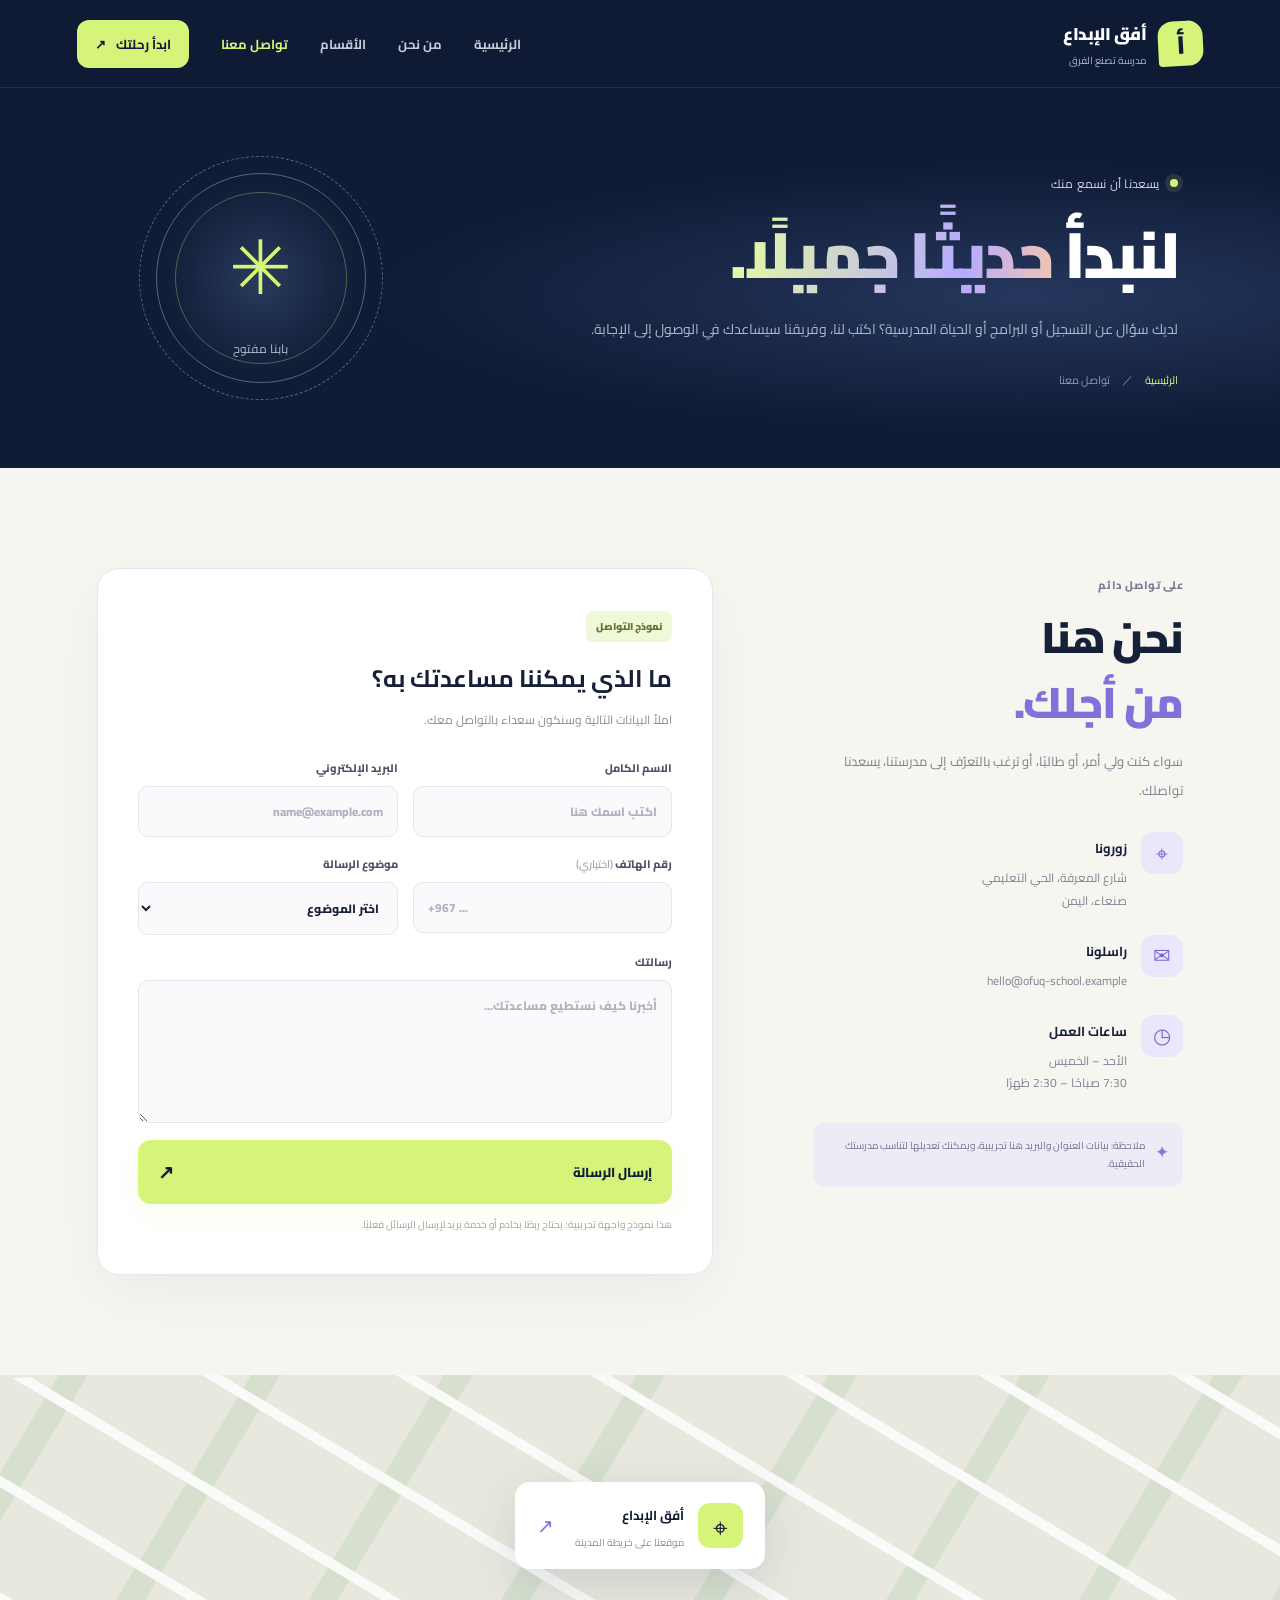
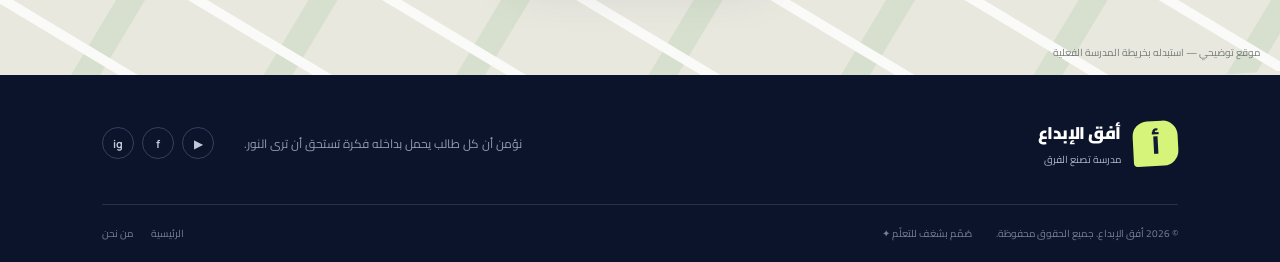
<file: contact.html>
<!DOCTYPE html>
<html lang="ar" dir="rtl">

<head>
    <meta charset="UTF-8">
    <meta name="viewport" content="width=device-width, initial-scale=1.0">
    <meta name="theme-color" content="#101b35">
    <title>تواصل معنا | أفق الإبداع</title>
    <link rel="preconnect" href="https://fonts.googleapis.com">
    <link
        href="https://fonts.googleapis.com/css2?family=Cairo:wght@400;500;600;700;800;900&family=Manrope:wght@400;600;700;800&display=swap"
        rel="stylesheet">
    <link rel="stylesheet" href="style.css">
    <script defer src="main.js"></script>
</head>

<body>
    <header class="site-header"><a class="brand" href="index.html"><span class="brand-mark">أ</span><span><b>أفق
                    الإبداع</b><small>مدرسة تصنع الفرق</small></span></a><button class="menu-toggle"
            aria-label="فتح القائمة" aria-expanded="false"><span></span><span></span><span></span></button>
        <nav class="nav"><a href="index.html">الرئيسية</a><a href="about.html">من نحن</a><a
                href="departments.html">الأقسام</a><a class="active" href="contact.html">تواصل معنا</a><a
                class="nav-cta" href="#admission">ابدأ رحلتك <span>↗</span></a></nav>
    </header>
    <main>
        <section class="inner-hero contact-hero">
            <div class="inner-hero-content reveal"><span class="eyebrow"><span class="eyebrow-dot"></span> يسعدنا أن
                    نسمع منك</span>
                <h1>لنبدأ <span class="gradient-text">حديثًا جميلًا.</span></h1>
                <p>لديك سؤال عن التسجيل أو البرامج أو الحياة المدرسية؟ اكتب لنا، وفريقنا سيساعدك في الوصول إلى الإجابة.
                </p>
                <div class="breadcrumbs"><a href="index.html">الرئيسية</a><span>／</span><span>تواصل معنا</span></div>
            </div>
            <div class="contact-hero-mark"><span>✳</span><small>بابنا مفتوح</small></div>
        </section>
        <section class="section section-light">
            <div class="section-wrap contact-layout">
                <div class="contact-info reveal"><span class="section-kicker">على تواصل دائم</span>
                    <h2>نحن هنا<br><span class="text-accent">من أجلك.</span></h2>
                    <p>سواء كنت ولي أمر، أو طالبًا، أو ترغب بالتعرّف إلى مدرستنا، يسعدنا تواصلك.</p>
                    <div class="contact-detail"><span class="detail-icon">⌖</span>
                        <div><b>زورونا</b>
                            <p>شارع المعرفة، الحي التعليمي<br>صنعاء، اليمن</p>
                        </div>
                    </div>
                    <div class="contact-detail"><span class="detail-icon">✉</span>
                        <div><b>راسلونا</b>
                            <p>hello@ofuq-school.example</p>
                        </div>
                    </div>
                    <div class="contact-detail"><span class="detail-icon">◷</span>
                        <div><b>ساعات العمل</b>
                            <p>الأحد – الخميس<br>7:30 صباحًا – 2:30 ظهرًا</p>
                        </div>
                    </div>
                    <div class="contact-note"><span>✦</span>
                        <p>ملاحظة: بيانات العنوان والبريد هنا تجريبية، ويمكنك تعديلها لتناسب مدرستك الحقيقية.</p>
                    </div>
                </div>
                <div class="form-card reveal" id="admission">
                    <div class="form-heading"><span class="form-chip">نموذج التواصل</span>
                        <h3>ما الذي يمكننا مساعدتك به؟</h3>
                        <p>املأ البيانات التالية وسنكون سعداء بالتواصل معك.</p>
                    </div>
                    <form id="contactForm">
                        <div class="form-row"><label>الاسم الكامل<input type="text" name="name"
                                    placeholder="اكتب اسمك هنا" required minlength="2"></label><label>البريد
                                الإلكتروني<input type="email" name="email" placeholder="name@example.com"
                                    required></label></div>
                        <div class="form-row"><label>رقم الهاتف <span class="optional">(اختياري)</span><input type="tel"
                                    name="phone" placeholder="+967 ..."></label><label>موضوع الرسالة<select
                                    name="subject" required>
                                    <option value="" selected disabled>اختر الموضوع</option>
                                    <option>التسجيل والقبول</option>
                                    <option>البرامج والأقسام</option>
                                    <option>الأنشطة المدرسية</option>
                                    <option>استفسار عام</option>
                                </select></label></div><label>رسالتك<textarea name="message" rows="5"
                                placeholder="أخبرنا كيف نستطيع مساعدتك..." required
                                minlength="8"></textarea></label><button class="btn btn-primary submit-btn"
                            type="submit">إرسال الرسالة <span>↗</span></button>
                        <p class="form-status" id="formStatus" role="status"></p><small class="form-disclaimer">هذا
                            نموذج واجهة تجريبية؛ يحتاج ربطًا بخادم أو خدمة بريد لإرسال الرسائل فعليًا.</small>
                    </form>
                </div>
            </div>
        </section>
        <section class="map-placeholder">
            <div class="map-pattern"></div>
            <div class="map-card"><span class="map-pin">⌖</span>
                <div><b>أفق الإبداع</b>
                    <p>موقعنا على خريطة المدينة</p>
                </div><span class="map-arrow">↗</span>
            </div><span class="map-caption">موقع توضيحي — استبدله بخريطة المدرسة الفعلية</span>
        </section>
    </main>
    <footer class="footer">
        <div class="footer-main"><a class="brand brand-footer" href="index.html"><span
                    class="brand-mark">أ</span><span><b>أفق الإبداع</b><small>مدرسة تصنع الفرق</small></span></a>
            <p>نؤمن أن كل طالب يحمل بداخله فكرة تستحق أن ترى النور.</p>
            <div class="socials"><a href="#">ig</a><a href="#">f</a><a href="#">▶</a></div>
        </div>
        <div class="footer-bottom"><span>© <span id="year"></span> أفق الإبداع. جميع الحقوق محفوظة.</span><span>صُمّم
                بشغف للتعلّم ✦</span>
            <div><a href="index.html">الرئيسية</a><a href="about.html">من نحن</a></div>
        </div>
    </footer>
</body>

</html>
</file>
<file: style.css>
:root{
    --navy:#101b35;
    --navy2:#172544;
    --cream:#f7f5f0;
    --white:#fff;
    --ink:#172039;
    --muted:#747b8e;
    --purple:#a99bff;
    --lime:#d6f47a;
    --orange:#ffb28b;
    --line:rgba(255,255,255,.13);
    --radius:25px;
    --shadow:0 24px 70px rgba(16,27,53,.12);
}
*{
    box-sizing:border-box;
}
html{
    scroll-behavior:smooth;
    scroll-padding-top:90px;
}
body{
    margin:0;
    font-family:"Cairo",sans-serif;
    background:var(--navy);
    color:#fff;
    overflow-x:hidden;
}
a{
    color:inherit;
    text-decoration:none;
}
img{
    max-width:100%;
    display:block;
}
button,input,textarea,select{
    font:inherit;
}
.site-header{
    height:88px;
    padding:0 clamp(20px,6vw,100px);
    display:flex;
    align-items:center;
    justify-content:space-between;
    gap:28px;
    background:rgba(16,27,53,.96);
    position:sticky;
    top:0;
    z-index:100;
    border-bottom:1px solid rgba(255,255,255,.08);
    backdrop-filter:blur(18px);
}
.brand{display:flex;align-items:center;gap:12px;flex-shrink:0}.brand-mark{width:45px;height:45px;display:grid;place-items:center;background:var(--lime);color:var(--navy);font-size:25px;font-weight:900;border-radius:15px 15px 15px 4px;transform:rotate(-3deg)}.brand b,.brand small{display:block}.brand b{font-size:17px;font-weight:900;letter-spacing:-.5px}.brand small{font-size:10px;color:#aeb8cc;margin-top:1px}.nav{display:flex;align-items:center;gap:clamp(16px,2.5vw,36px);font-size:13px;font-weight:700;color:#c5ccda}.nav>a:not(.nav-cta){transition:color .2s;white-space:nowrap}.nav>a:not(.nav-cta):hover,.nav>a.active{color:var(--lime)}.nav-cta{background:var(--lime);color:var(--navy);padding:12px 18px;border-radius:12px;white-space:nowrap}.nav-cta span{margin-right:7px}.menu-toggle{display:none;background:transparent;border:0;padding:8px}.menu-toggle span{display:block;width:25px;height:2px;background:white;margin:5px;border-radius:3px;transition:.25s}
.hero{position:relative;min-height:640px;padding:66px clamp(22px,8vw,130px) 28px;overflow:hidden;background:radial-gradient(ellipse at 78% 48%,#20365d 0,transparent 38%),var(--navy)}.hero-grid{position:relative;z-index:2;display:grid;grid-template-columns:1fr .92fr;align-items:center;gap:clamp(35px,7vw,100px);max-width:1280px;margin:auto}.hero-copy{padding:16px 0 32px}.eyebrow{display:inline-flex;align-items:center;gap:10px;font-size:12px;color:#d1d8e5;letter-spacing:.2px}.eyebrow-dot{width:8px;height:8px;border-radius:50%;background:var(--lime);box-shadow:0 0 0 5px rgba(214,244,122,.12)}h1,h2,h3,p{margin-top:0}.hero h1,.inner-hero h1{font-size:clamp(43px,5.5vw,76px);line-height:1.28;letter-spacing:-2.8px;font-weight:900;margin:24px 0 18px}.gradient-text{background:linear-gradient(100deg,#e4f9a5 5%,#b6aaff 72%,#f5c7ad);-webkit-background-clip:text;background-clip:text;color:transparent}.hero-description,.inner-hero-content>p{max-width:535px;color:#aeb8cb;font-size:15px;line-height:2.1}.hero-actions{display:flex;align-items:center;gap:14px;flex-wrap:wrap;margin-top:28px}.btn{display:inline-flex;align-items:center;justify-content:center;gap:17px;border:0;border-radius:13px;padding:14px 20px;font-weight:800;font-size:13px;transition:transform .2s,box-shadow .2s;cursor:pointer}.btn:hover{transform:translateY(-3px)}.btn-primary{background:var(--lime);color:var(--navy);box-shadow:0 10px 30px rgba(214,244,122,.12)}.btn-primary span,.btn-light span{font-size:19px}.btn-ghost{border:1px solid rgba(255,255,255,.2);color:#e6e9f0}.play-icon{display:grid;place-items:center;width:27px;height:27px;border:1px solid rgba(255,255,255,.35);border-radius:50%;font-size:9px;padding-right:2px}.hero-proof{display:flex;align-items:center;gap:13px;margin-top:40px}.avatar-stack{display:flex;direction:ltr;padding-left:5px}.avatar-stack span{width:32px;height:32px;border:2px solid var(--navy);border-radius:50%;display:grid;place-items:center;margin-left:-7px;background:#c6b7ff;color:#18223c;font-size:11px;font-weight:900}.avatar-stack span:nth-child(2){background:#f4c8a8}.avatar-stack span:nth-child(3){background:#d7f27c}.avatar-stack span:nth-child(4){background:#a9d9d5}.hero-proof strong,.hero-proof small{display:block}.hero-proof strong{font-size:11px}.hero-proof small{font-size:10px;color:#8f9ab0;margin-top:2px}.proof-star{color:var(--lime);font-size:25px;margin-right:auto}.hero-visual{position:relative;max-width:560px;width:100%;margin:auto}.visual-frame{position:relative;height:470px;border-radius:180px 180px 25px 25px;overflow:visible;background:#293958;border:1px solid rgba(255,255,255,.15);padding:9px}.visual-frame>img{width:100%;height:100%;object-fit:cover;border-radius:172px 172px 19px 19px;filter:saturate(.8)}.image-shade{position:absolute;inset:9px;border-radius:172px 172px 19px 19px;background:linear-gradient(180deg,transparent 45%,rgba(12,21,43,.72))}.floating-label{position:absolute;display:flex;align-items:center;gap:12px;background:rgba(255,255,255,.95);color:var(--ink);padding:13px 16px;border-radius:15px;box-shadow:0 18px 50px #08112650;z-index:3}.floating-label b,.floating-label small{display:block}.floating-label b{font-size:12px}.floating-label small{font-size:10px;color:#7d8494;margin-top:3px}.label-top{top:70px;right:-35px}.label-bottom{bottom:65px;left:-42px}.label-icon{width:35px;height:35px;border-radius:11px;display:grid;place-items:center;background:#ece8ff;color:#6454b8;font-size:23px}.mini-chart{height:33px;display:flex;align-items:end;gap:3px;padding:5px;background:#eff8d9;border-radius:8px}.mini-chart i{width:4px;background:#718d38;border-radius:5px}.mini-chart i:nth-child(1){height:8px}.mini-chart i:nth-child(2){height:15px}.mini-chart i:nth-child(3){height:11px}.mini-chart i:nth-child(4){height:22px}.mini-chart i:nth-child(5){height:17px}.image-caption{position:absolute;bottom:24px;right:30px;left:30px;display:flex;justify-content:space-between;color:#fff;font-size:10px;z-index:3}.image-caption span:first-child{color:var(--lime);font-family:Manrope,sans-serif}.visual-sticker{position:absolute;bottom:-24px;right:-18px;width:95px;height:95px;border-radius:50%;background:var(--purple);color:var(--navy);display:flex;flex-direction:column;align-items:center;justify-content:center;transform:rotate(-12deg);box-shadow:0 10px 30px #090f20}.visual-sticker span{font-size:21px}.visual-sticker b{font-size:16px;line-height:1.1;text-align:center}.hero-orb{position:absolute;border:1px solid rgba(214,244,122,.13);border-radius:50%;pointer-events:none}.orb-one{width:500px;height:500px;top:-280px;left:-100px}.orb-two{width:360px;height:360px;bottom:-280px;right:30%}.hero-bottom{max-width:1280px;margin:45px auto 0;display:flex;align-items:center;gap:15px;font-size:10px;color:#79869f}.scroll-line{height:1px;width:65px;background:#66728b}
.section-wrap{max-width:1240px;margin:auto;width:100%;padding-left:clamp(22px,6vw,80px);padding-right:clamp(22px,6vw,80px)}.stats{display:grid;grid-template-columns:repeat(4,1fr);padding-top:32px;padding-bottom:38px;gap:15px}.stat-item{display:flex;align-items:center;justify-content:center;gap:10px;border-left:1px solid rgba(255,255,255,.12)}.stat-item:last-child{border-left:0}.stat-item strong{font-family:Manrope,sans-serif;font-size:29px;color:var(--lime);font-weight:800}.stat-item span{font-size:11px;color:#aeb8ca}.section-light{background:var(--cream);color:var(--ink);padding:100px 0}.section-heading{display:flex;justify-content:space-between;align-items:end;gap:35px;margin-bottom:38px}.section-kicker{font-size:11px;color:#7c7a9c;font-weight:800;letter-spacing:.6px}.section-heading h2,.story-copy h2,.contact-info h2{font-size:clamp(28px,3.4vw,43px);line-height:1.5;letter-spacing:-1.3px;margin:8px 0 0;font-weight:900}.text-accent{color:#8271d8}.section-heading>p{max-width:380px;color:#7c8190;font-size:13px;line-height:2;margin:0}.feature-grid{display:grid;grid-template-columns:repeat(3,1fr);gap:17px}.feature-card{position:relative;min-height:285px;background:#fff;border:1px solid #eceaf0;border-radius:20px;padding:29px;overflow:hidden;transition:transform .3s,box-shadow .3s}.feature-card:hover,.department-card:hover,.news-card:hover{transform:translateY(-6px);box-shadow:var(--shadow)}.feature-dark{background:var(--navy);color:#fff;border-color:var(--navy)}.feature-icon{width:48px;height:48px;border-radius:15px;display:grid;place-items:center;font-size:25px}.icon-purple{background:#eeeaff;color:#7968d5}.icon-lime{background:var(--lime);color:var(--navy)}.icon-orange{background:#fff0e6;color:#db7e4c}.card-number{position:absolute;top:32px;left:30px;color:#c5c6d0;font:700 12px Manrope,sans-serif}.feature-card h3{font-size:19px;margin:22px 0 10px}.feature-card p{color:#818595;font-size:12px;line-height:2.1;margin-bottom:22px}.feature-dark p{color:#aeb8cb}.text-link{display:inline-flex;align-items:center;gap:10px;font-size:12px;font-weight:900;color:#7867cf}.feature-dark .text-link{color:var(--lime)}.text-link span{font-size:19px;transition:transform .2s}.text-link:hover span{transform:translateX(-4px)}.quote-section{padding:92px 22px 96px;text-align:center;background:#e8e4fa;color:var(--navy);position:relative;overflow:hidden}.quote-mark{font:900 100px Georgia,serif;color:#b9aef0;height:66px;line-height:1}.quote-section blockquote{font-size:clamp(25px,3.5vw,43px);font-weight:900;line-height:1.8;letter-spacing:-1px;margin:16px 0 22px}.quote-section blockquote span{color:#7b67d2}.quote-author{display:flex;align-items:center;justify-content:center;gap:12px;font-size:11px;color:#76718d}.author-line{width:25px;height:2px;background:#a99bff}.news-section{padding-top:95px;padding-bottom:100px}.all-link{white-space:nowrap}.news-grid{display:grid;grid-template-columns:repeat(3,1fr);gap:18px}.news-card{background:white;border-radius:19px;overflow:hidden;border:1px solid #eceaf0;transition:.3s}.news-card>img{width:100%;height:205px;object-fit:cover}.news-content{padding:22px}.news-tag{display:inline-block;background:#eeeaff;color:#7867cf;border-radius:6px;padding:5px 9px;font-size:10px;font-weight:800}.tag-green{background:#eff8d9;color:#687d36}.tag-orange{background:#fff0e6;color:#c47a51}.news-content h3{font-size:16px;margin:13px 0 8px}.news-content p{font-size:12px;color:#858998;line-height:1.9;margin:0}.cta-band{background:#c9ed78;color:var(--navy);padding:58px clamp(22px,8vw,120px);display:flex;align-items:center;justify-content:space-between;gap:25px;position:relative;overflow:hidden}.cta-band .section-kicker{color:#627a35}.cta-band h2{font-size:clamp(26px,3vw,39px);margin:8px 0;font-weight:900;letter-spacing:-1px}.cta-band h2 span{color:#7460c6}.cta-band p{font-size:12px;color:#536333;margin:0}.btn-light{background:var(--navy);color:white;white-space:nowrap;z-index:2}.cta-spark{position:absolute;left:33%;top:-38px;font-size:160px;color:#ffffff30;transform:rotate(20deg)}
.footer{padding:42px clamp(22px,8vw,120px) 0;background:#0b142a}.footer-main{display:flex;align-items:center;gap:30px;padding-bottom:35px}.brand-footer{min-width:190px}.footer-main>p{font-size:12px;color:#929db2;margin:0 auto 0 0}.socials{display:flex;gap:8px;direction:ltr}.socials a{width:32px;height:32px;border:1px solid #34405a;border-radius:50%;display:grid;place-items:center;font:700 11px Manrope,sans-serif;color:#bfc8d7}.socials a:hover{background:var(--lime);color:var(--navy);border-color:var(--lime)}.footer-bottom{border-top:1px solid #26324b;padding:19px 0;display:flex;align-items:center;gap:24px;flex-wrap:wrap;color:#758198;font-size:10px}.footer-bottom>span:nth-child(2){margin-left:auto}.footer-bottom div{display:flex;gap:18px}.footer-bottom a:hover{color:var(--lime)}
/* الصفحات الداخلية */.inner-hero{min-height:440px;padding:68px clamp(22px,8vw,130px);display:grid;grid-template-columns:1fr .8fr;align-items:center;gap:55px;position:relative;overflow:hidden;background:radial-gradient(ellipse at 80% 55%,#25375d,transparent 45%),var(--navy)}.inner-hero h1{font-size:clamp(40px,5vw,65px);margin-top:19px}.inner-hero-content>p{font-size:14px;max-width:600px}.breadcrumbs{display:flex;gap:12px;font-size:11px;color:#8f9ab0;margin-top:25px}.breadcrumbs a{color:var(--lime)}.inner-hero-art{height:330px;position:relative;display:grid;place-items:center}.inner-hero-art>img{width:78%;height:300px;object-fit:cover;border-radius:150px 150px 22px 22px;transform:rotate(3deg);border:8px solid #263653;box-shadow:0 25px 50px #070d1d60}.art-circle{position:absolute;z-index:2;bottom:5px;left:2%;width:110px;height:110px;background:var(--lime);color:var(--navy);border-radius:50%;display:flex;flex-direction:column;align-items:center;justify-content:center;transform:rotate(-10deg)}.art-circle span{font-size:20px}.art-circle b{text-align:center;font-size:17px;line-height:1.15}.section{position:relative}.story-layout{display:grid;grid-template-columns:.9fr 1fr;align-items:center;gap:clamp(45px,8vw,110px)}.story-image{position:relative;padding:0 0 24px 24px}.story-image>img{width:100%;height:430px;object-fit:cover;border-radius:22px 100px 22px 22px}.image-note{position:absolute;bottom:0;left:0;display:flex;align-items:center;gap:12px;background:white;box-shadow:var(--shadow);padding:16px;border-radius:15px}.image-note>span{display:grid;place-items:center;width:40px;height:40px;background:#eeeaff;color:#7b68d2;border-radius:12px;font-size:23px}.image-note b,.image-note small{display:block}.image-note b{font-size:12px}.image-note small{font-size:10px;color:#8b8f9c;margin-top:4px}.story-copy h2{font-size:clamp(32px,3.6vw,46px);margin:10px 0 18px}.story-copy p,.contact-info>p{font-size:13px;line-height:2.2;color:#7c8190;margin-bottom:14px}.story-copy .btn{margin-top:10px}.values-section{padding:90px 0 100px;background:#efedf7;color:var(--ink)}.values-grid{display:grid;grid-template-columns:repeat(4,1fr);gap:15px}.value-card{padding:25px 22px;border-radius:18px;background:#fff;border:1px solid #e7e4f0;transition:.25s}.value-card:hover{transform:translateY(-5px)}.value-card>span{font-size:29px;color:#8875dc}.value-card h3{font-size:17px;margin:14px 0 8px}.value-card p{font-size:12px;line-height:2;color:#858998;margin:0}.mission-band{padding:65px clamp(22px,8vw,120px);display:flex;align-items:center;gap:30px;background:var(--navy2)}.mission-symbol{width:75px;height:75px;flex-shrink:0;display:grid;place-items:center;border-radius:23px;background:var(--lime);color:var(--navy);font-size:45px}.mission-band h2{font-size:clamp(22px,3vw,34px);margin:7px 0 10px}.mission-band p{font-size:12px;color:#aab5c9;line-height:2;margin:0;max-width:800px}.departments-hero{grid-template-columns:1fr .8fr}.department-art{overflow:hidden}.orbit{position:absolute;border:1px solid rgba(214,244,122,.25);border-radius:50%;transform:rotate(-25deg)}.orbit-a{width:300px;height:300px}.orbit-b{width:400px;height:200px;border-color:#a99bff70;transform:rotate(30deg)}.big-asterisk{font-size:145px;color:var(--lime);text-shadow:0 0 70px #d6f47a40;animation:slowSpin 30s linear infinite}.floating-word{position:absolute;background:#fff;color:var(--navy);font-size:12px;font-weight:900;padding:10px 16px;border-radius:11px;box-shadow:0 15px 30px #080e2040}.word-one{top:35px;right:8%}.word-two{bottom:35px;left:12%;background:#d6f47a}.word-three{bottom:70px;right:10%;background:#bcb0ff}.departments-grid{display:grid;grid-template-columns:repeat(3,1fr);gap:20px}.department-card{background:#fff;border:1px solid #e9e7ef;border-radius:20px;overflow:hidden;transition:.3s}.dept-image{height:200px;position:relative;overflow:hidden;background:#dfe3eb}.dept-image img{width:100%;height:100%;object-fit:cover;transition:transform .5s}.department-card:hover .dept-image img{transform:scale(1.06)}.dept-index{position:absolute;top:14px;right:14px;background:var(--lime);color:var(--navy);font:800 12px Manrope,sans-serif;padding:8px 10px;border-radius:9px}.dept-body{padding:22px}.dept-label{font-size:10px;font-weight:800;color:#8270d4}.dept-body h3{font-size:19px;margin:7px 0 10px}.dept-body p{font-size:12px;line-height:2;color:#828797;min-height:70px}.dept-tags{display:flex;gap:7px;flex-wrap:wrap}.dept-tags span{font-size:10px;background:#f3f1f8;color:#6e7181;border-radius:7px;padding:5px 9px}
.contact-hero{min-height:380px;grid-template-columns:1fr .45fr}.contact-hero-mark{width:210px;height:210px;border-radius:50%;border:1px solid #586481;display:flex;flex-direction:column;align-items:center;justify-content:center;position:relative;background:radial-gradient(circle,#293b5d 0,transparent 70%);margin:auto}.contact-hero-mark:before,.contact-hero-mark:after{content:"";position:absolute;inset:-18px;border:1px dashed #596785;border-radius:50%}.contact-hero-mark:after{inset:18px;border-style:solid;border-color:#d6f47a50}.contact-hero-mark span{font-size:75px;color:var(--lime)}.contact-hero-mark small{font-size:12px;color:#b5c0d1}.contact-layout{display:grid;grid-template-columns:.75fr 1.25fr;gap:clamp(40px,8vw,100px);align-items:start}.contact-info h2{font-size:43px;margin-bottom:12px}.contact-info>p{max-width:340px;margin-bottom:28px}.contact-detail{display:flex;align-items:flex-start;gap:14px;margin:22px 0}.detail-icon{display:grid;place-items:center;width:42px;height:42px;flex-shrink:0;border-radius:13px;background:#eae6fb;color:#7967d3;font-size:21px}.contact-detail b{font-size:13px}.contact-detail p{font-size:12px;color:#7e8492;line-height:1.9;margin:5px 0 0}.contact-note{display:flex;align-items:flex-start;gap:10px;padding:14px;border-radius:12px;background:#eeebf7;color:#76718e;font-size:10px;line-height:1.8;margin-top:28px}.contact-note span{color:#8a77d9;font-size:17px}.contact-note p{margin:0}.form-card{background:white;border:1px solid #e8e5ef;border-radius:22px;padding:clamp(22px,4vw,40px);box-shadow:0 20px 60px #1c21400b}.form-chip{display:inline-block;background:#eff8d9;color:#5f7830;padding:6px 10px;border-radius:7px;font-size:10px;font-weight:900}.form-heading h3{font-size:24px;margin:14px 0 7px}.form-heading>p{font-size:12px;color:#888d9a;margin-bottom:27px}.form-row{display:grid;grid-template-columns:1fr 1fr;gap:15px}form label{display:block;font-size:11px;font-weight:800;color:#4e5364;margin-bottom:17px}form input,form textarea,form select{display:block;width:100%;border:1px solid #e5e5ed;border-radius:10px;background:#faf9fc;color:var(--ink);padding:13px 14px;margin-top:8px;outline:none;font-size:12px;transition:border .2s,box-shadow .2s}form input:focus,form textarea:focus,form select:focus{border-color:#a99bff;box-shadow:0 0 0 3px #a99bff25}form textarea{resize:vertical;min-height:125px}form input::placeholder,form textarea::placeholder{color:#afb2bd}.optional{color:#9da1ae;font-weight:500}.submit-btn{width:100%;justify-content:space-between}.form-status{display:none;background:#eff8d9;color:#50652b;padding:12px;border-radius:9px;font-size:11px;line-height:1.8;margin:15px 0 0}.form-status.status-visible{display:block}.form-disclaimer{display:block;font-size:10px;color:#a0a3ae;line-height:1.8;margin-top:12px}.map-placeholder{height:300px;position:relative;overflow:hidden;background:#e8e8df;color:var(--navy);display:grid;place-items:center}.map-pattern{position:absolute;inset:-40px;background:repeating-linear-gradient(35deg,transparent 0 48px,#fff 49px 58px,transparent 59px 100px),repeating-linear-gradient(125deg,transparent 0 90px,#d4dfca 91px 115px,transparent 116px 165px);opacity:.8;transform:rotate(-4deg)}.map-card{z-index:1;display:flex;align-items:center;gap:14px;background:white;padding:17px 22px;border-radius:15px;box-shadow:0 15px 50px #26354b25;min-width:250px}.map-pin{display:grid;place-items:center;width:45px;height:45px;background:var(--lime);border-radius:12px;font-size:26px}.map-card b{font-size:13px}.map-card p{font-size:10px;color:#8a8e99;margin:4px 0 0}.map-arrow{margin-right:auto;font-size:20px;color:#8471d6}.map-caption{position:absolute;bottom:13px;right:20px;font-size:10px;color:#747b76}
.reveal{opacity:0;transform:translateY(22px);transition:opacity .7s ease,transform .7s ease}.reveal.revealed{opacity:1;transform:translateY(0)}@keyframes slowSpin{to{transform:rotate(335deg)}}
@media(max-width:1050px){.site-header{padding-inline:28px}.nav{gap:17px}.hero{padding-inline:45px}.hero-grid{gap:45px}.visual-frame{height:420px}.inner-hero{padding-inline:45px;gap:30px}.section-heading>p{max-width:310px}.footer{padding-inline:40px}}
@media(max-width:800px){.site-header{height:75px;padding-inline:22px}.menu-toggle{display:block;z-index:102}.nav{position:absolute;top:74px;right:0;left:0;padding:18px 22px 25px;background:#101b35;border-bottom:1px solid #2b3854;display:flex;flex-direction:column;align-items:stretch;gap:0;opacity:0;visibility:hidden;transform:translateY(-10px);transition:.25s}.nav.nav-open{opacity:1;visibility:visible;transform:translateY(0)}.nav>a:not(.nav-cta){padding:12px 5px;border-bottom:1px solid #ffffff0e}.nav-cta{text-align:center;margin-top:13px}.menu-open span:first-child{transform:translateY(7px) rotate(45deg)}.menu-open span:nth-child(2){opacity:0}.menu-open span:last-child{transform:translateY(-7px) rotate(-45deg)}.hero{padding:40px 24px 24px}.hero-grid{grid-template-columns:1fr;gap:45px}.hero-copy{padding-bottom:0}.hero h1{font-size:clamp(43px,9vw,66px)}.hero-description{font-size:13px}.hero-visual{width:min(88%,490px)}.visual-frame{height:440px}.label-top{right:-25px}.label-bottom{left:-24px}.hero-bottom{margin-top:40px}.stats{grid-template-columns:repeat(2,1fr);gap:24px 12px;padding-block:30px}.stat-item{justify-content:flex-start;padding-right:12px}.stat-item:nth-child(2){border-left:0}.stat-item strong{font-size:26px}.section-light{padding:70px 0}.section-heading{align-items:flex-start;flex-direction:column;gap:12px;margin-bottom:28px}.section-heading>p{max-width:550px}.feature-grid{grid-template-columns:1fr}.feature-card{min-height:unset}.feature-card p{max-width:560px}.quote-section{padding-block:65px}.news-grid{grid-template-columns:1fr 1fr}.news-card:last-child{display:none}.cta-band{padding-block:42px;flex-wrap:wrap}.footer{padding-inline:25px}.footer-main{flex-wrap:wrap;gap:18px}.footer-main>p{width:100%;order:3}.footer-bottom>span:nth-child(2){margin-left:0}.inner-hero{grid-template-columns:1fr;padding:55px 25px 35px;gap:20px}.inner-hero h1{font-size:clamp(40px,8vw,58px)}.inner-hero-art{height:270px}.inner-hero-art>img{height:245px;width:65%}.story-layout{grid-template-columns:1fr;gap:45px}.story-image{max-width:550px;width:100%;margin:auto}.story-image>img{height:370px}.story-copy{max-width:650px}.values-grid{grid-template-columns:1fr 1fr}.mission-band{padding-block:45px;align-items:flex-start}.departments-grid{grid-template-columns:1fr 1fr}.contact-hero{grid-template-columns:1fr}.contact-hero-mark{display:none}.contact-layout{grid-template-columns:1fr;gap:40px}.contact-info h2{font-size:36px}.contact-info>p{max-width:600px}.contact-detail{display:inline-flex;min-width:45%;margin-left:15px;vertical-align:top}.contact-note{max-width:600px}}
@media(max-width:520px){.brand-mark{width:40px;height:40px}.brand b{font-size:15px}.brand small{font-size:9px}.hero{padding-inline:20px}.hero h1{letter-spacing:-1.8px}.hero-actions{align-items:stretch}.hero-actions .btn{flex:1;padding:13px 12px;gap:9px;font-size:11px}.hero-proof{margin-top:28px}.visual-frame{height:355px;border-radius:135px 135px 20px 20px}.visual-frame>img,.image-shade{border-radius:128px 128px 15px 15px}.label-top{top:45px;right:-18px;padding:10px}.label-bottom{bottom:50px;left:-18px;padding:10px}.floating-label b{font-size:10px}.floating-label small{font-size:9px}.label-icon{width:30px;height:30px}.visual-sticker{width:76px;height:76px;right:-13px}.visual-sticker b{font-size:13px}.visual-sticker span{font-size:16px}.hero-bottom{font-size:9px}.stat-item{gap:7px}.stat-item strong{font-size:23px}.stat-item span{font-size:10px}.section-wrap{padding-inline:21px}.section-heading h2,.story-copy h2{font-size:30px}.feature-card{padding:23px}.quote-section blockquote{font-size:25px}.news-grid{grid-template-columns:1fr}.news-card:last-child{display:block}.news-card>img{height:190px}.cta-band{align-items:flex-start;flex-direction:column;gap:18px}.cta-band h2{font-size:28px}.footer-main{display:grid;grid-template-columns:1fr auto}.brand-footer{min-width:unset}.footer-main>p{grid-column:1/-1}.footer-bottom{gap:13px;flex-direction:column;align-items:flex-start}.footer-bottom>span:nth-child(2){margin:0}.footer-bottom div{margin-top:4px}.inner-hero{padding:45px 21px 28px}.inner-hero h1{letter-spacing:-1.5px}.inner-hero-content>p{font-size:12px}.inner-hero-art{height:235px}.inner-hero-art>img{height:210px;width:70%}.art-circle{width:85px;height:85px}.art-circle b{font-size:13px}.art-circle span{font-size:15px}.story-image{padding-left:13px;padding-bottom:18px}.story-image>img{height:310px;border-radius:20px 75px 20px 20px}.image-note{padding:11px;gap:8px}.image-note>span{width:32px;height:32px}.image-note b{font-size:10px}.image-note small{font-size:9px}.values-grid{gap:10px}.value-card{padding:18px 15px}.value-card h3{font-size:15px}.value-card p{font-size:11px}.mission-band{padding-inline:22px;gap:17px}.mission-symbol{width:52px;height:52px;border-radius:15px;font-size:32px}.mission-band h2{font-size:22px}.mission-band p{font-size:11px}.departments-grid{grid-template-columns:1fr}.dept-image{height:205px}.dept-body p{min-height:unset}.contact-detail{display:flex;min-width:unset}.form-row{grid-template-columns:1fr;gap:0}.form-card{padding:22px 18px}.form-heading h3{font-size:21px}.map-placeholder{height:250px}}
@media(prefers-reduced-motion:reduce){html{scroll-behavior:auto}*,*::before,*::after{animation-duration:.01ms!important;animation-iteration-count:1!important;transition-duration:.01ms!important}.reveal{opacity:1;transform:none}}
</file>
